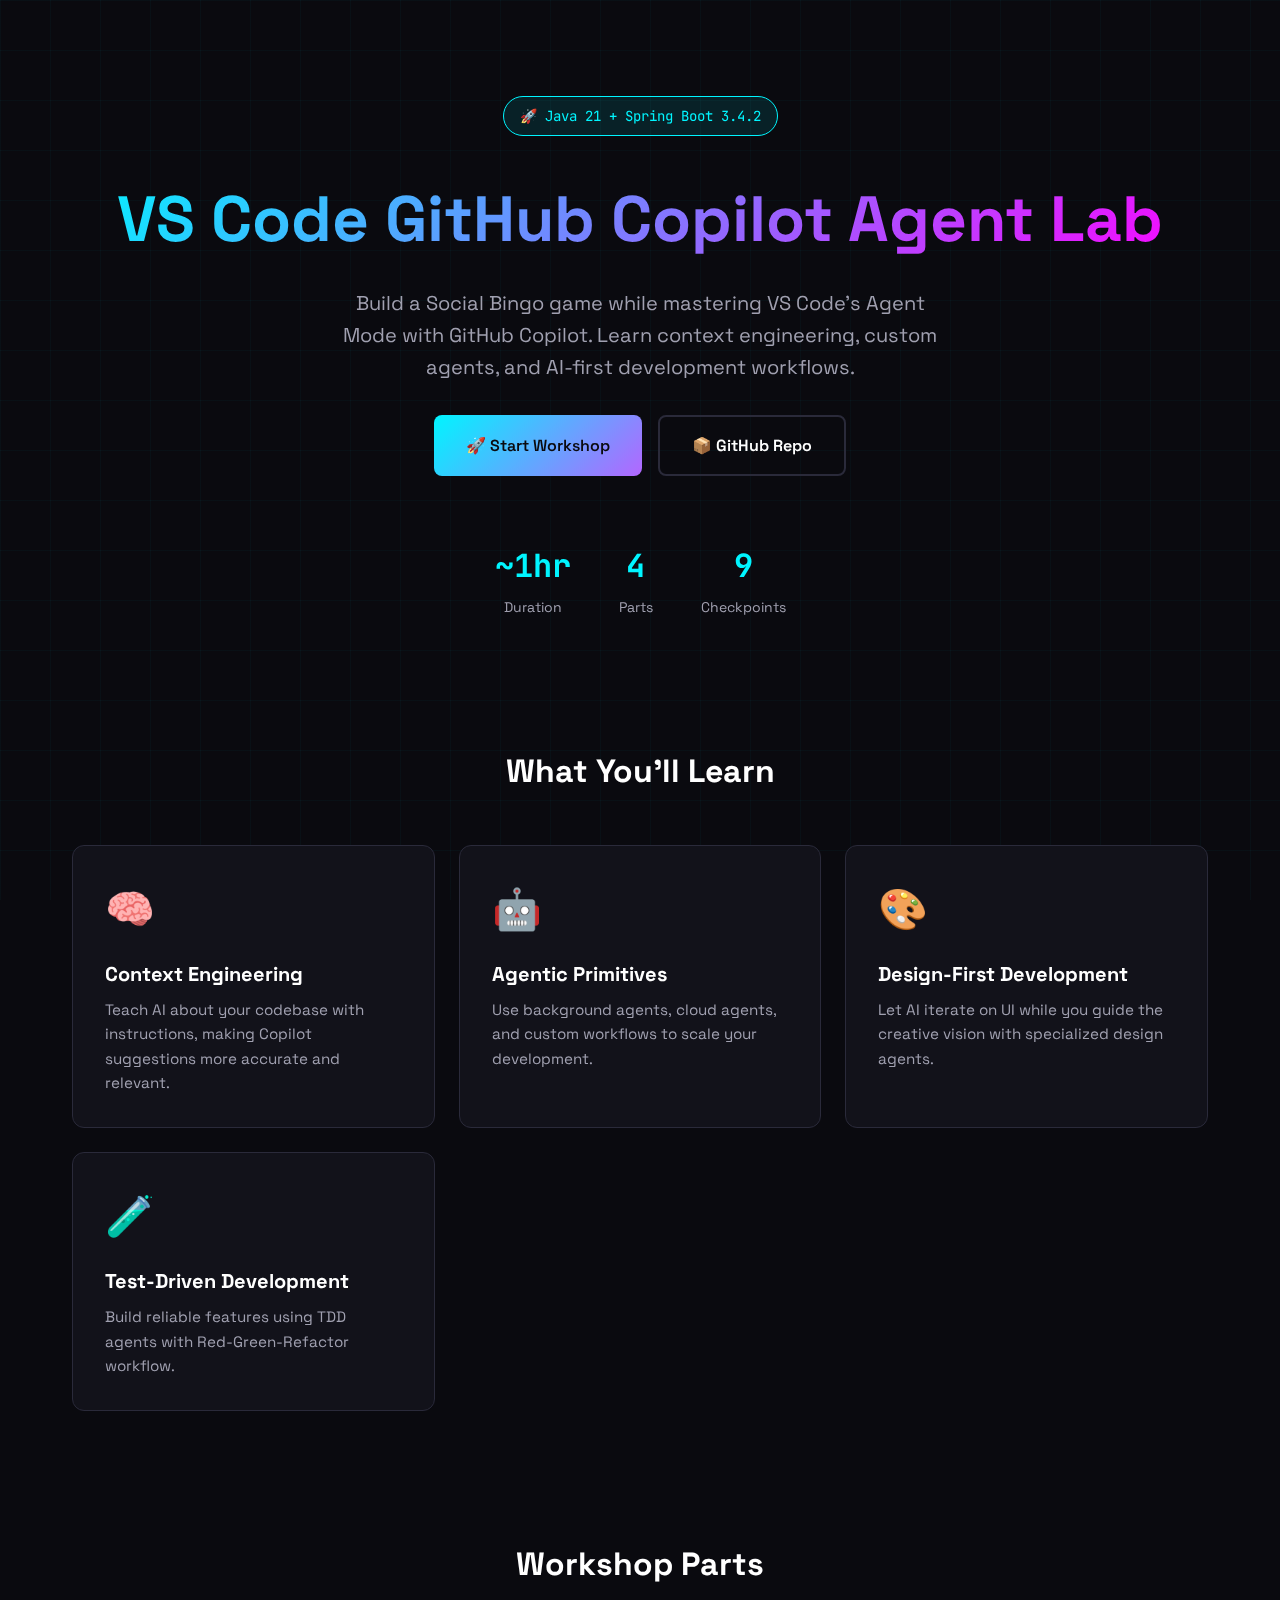
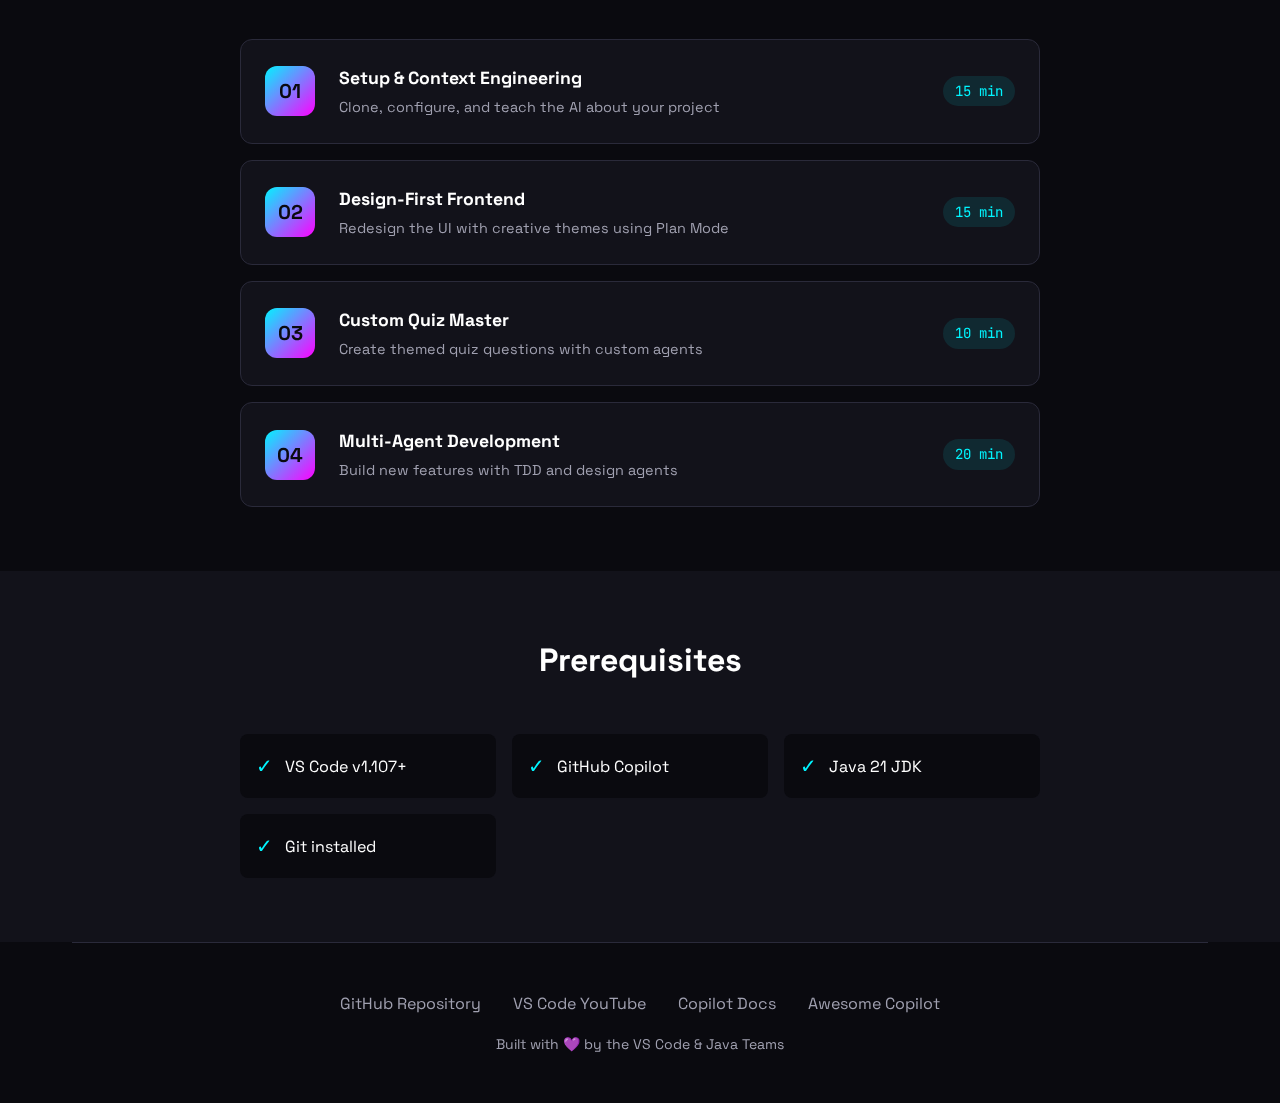
<file: docs/index.html>
<!DOCTYPE html>
<html lang="en">
<head>
    <meta charset="UTF-8">
    <meta name="viewport" content="width=device-width, initial-scale=1.0">
    <title>VS Code GitHub Copilot Agent Lab | Java Edition</title>
    <link rel="preconnect" href="https://fonts.googleapis.com">
    <link rel="preconnect" href="https://fonts.gstatic.com" crossorigin>
    <link href="https://fonts.googleapis.com/css2?family=JetBrains+Mono:wght@400;700&family=Space+Grotesk:wght@400;500;700&display=swap" rel="stylesheet">
    <style>
        :root {
            --bg-dark: #0a0a0f;
            --bg-card: #12121a;
            --neon-cyan: #00f5ff;
            --neon-magenta: #ff00ff;
            --neon-purple: #b366ff;
            --text-primary: #ffffff;
            --text-secondary: #a0a0b0;
            --border-color: #2a2a3a;
        }

        * {
            margin: 0;
            padding: 0;
            box-sizing: border-box;
        }

        body {
            font-family: 'Space Grotesk', sans-serif;
            background: var(--bg-dark);
            color: var(--text-primary);
            line-height: 1.6;
            min-height: 100vh;
        }

        /* Animated grid background */
        body::before {
            content: '';
            position: fixed;
            top: 0;
            left: 0;
            width: 100%;
            height: 100%;
            background: 
                linear-gradient(90deg, rgba(0,245,255,0.03) 1px, transparent 1px),
                linear-gradient(rgba(0,245,255,0.03) 1px, transparent 1px);
            background-size: 50px 50px;
            pointer-events: none;
            z-index: -1;
        }

        .container {
            max-width: 1200px;
            margin: 0 auto;
            padding: 0 2rem;
        }

        /* Hero Section */
        .hero {
            padding: 6rem 0 4rem;
            text-align: center;
            position: relative;
        }

        .hero-badge {
            display: inline-block;
            padding: 0.5rem 1rem;
            background: rgba(0,245,255,0.1);
            border: 1px solid var(--neon-cyan);
            border-radius: 50px;
            font-size: 0.875rem;
            color: var(--neon-cyan);
            margin-bottom: 2rem;
            font-family: 'JetBrains Mono', monospace;
        }

        .hero h1 {
            font-size: clamp(2.5rem, 6vw, 4rem);
            font-weight: 700;
            margin-bottom: 1rem;
            background: linear-gradient(135deg, var(--neon-cyan), var(--neon-magenta));
            -webkit-background-clip: text;
            -webkit-text-fill-color: transparent;
            background-clip: text;
        }

        .hero-subtitle {
            font-size: 1.25rem;
            color: var(--text-secondary);
            max-width: 600px;
            margin: 0 auto 2rem;
        }

        .hero-cta {
            display: flex;
            gap: 1rem;
            justify-content: center;
            flex-wrap: wrap;
        }

        .btn {
            display: inline-flex;
            align-items: center;
            gap: 0.5rem;
            padding: 1rem 2rem;
            border-radius: 8px;
            font-weight: 600;
            text-decoration: none;
            transition: all 0.3s ease;
            font-size: 1rem;
        }

        .btn-primary {
            background: linear-gradient(135deg, var(--neon-cyan), var(--neon-purple));
            color: var(--bg-dark);
        }

        .btn-primary:hover {
            transform: translateY(-2px);
            box-shadow: 0 10px 40px rgba(0,245,255,0.3);
        }

        .btn-secondary {
            background: transparent;
            border: 2px solid var(--border-color);
            color: var(--text-primary);
        }

        .btn-secondary:hover {
            border-color: var(--neon-cyan);
            color: var(--neon-cyan);
        }

        /* Stats */
        .stats {
            display: flex;
            justify-content: center;
            gap: 3rem;
            margin-top: 4rem;
            flex-wrap: wrap;
        }

        .stat {
            text-align: center;
        }

        .stat-value {
            font-size: 2rem;
            font-weight: 700;
            color: var(--neon-cyan);
            font-family: 'JetBrains Mono', monospace;
        }

        .stat-label {
            font-size: 0.875rem;
            color: var(--text-secondary);
            margin-top: 0.25rem;
        }

        /* Features Section */
        .features {
            padding: 4rem 0;
        }

        .section-title {
            font-size: 2rem;
            text-align: center;
            margin-bottom: 3rem;
        }

        .features-grid {
            display: grid;
            grid-template-columns: repeat(auto-fit, minmax(280px, 1fr));
            gap: 1.5rem;
        }

        .feature-card {
            background: var(--bg-card);
            border: 1px solid var(--border-color);
            border-radius: 12px;
            padding: 2rem;
            transition: all 0.3s ease;
        }

        .feature-card:hover {
            border-color: var(--neon-cyan);
            transform: translateY(-4px);
        }

        .feature-icon {
            font-size: 2.5rem;
            margin-bottom: 1rem;
        }

        .feature-card h3 {
            font-size: 1.25rem;
            margin-bottom: 0.5rem;
        }

        .feature-card p {
            color: var(--text-secondary);
            font-size: 0.95rem;
        }

        /* Workshop Parts */
        .workshop {
            padding: 4rem 0;
        }

        .parts-list {
            display: flex;
            flex-direction: column;
            gap: 1rem;
            max-width: 800px;
            margin: 0 auto;
        }

        .part-card {
            display: flex;
            align-items: center;
            gap: 1.5rem;
            background: var(--bg-card);
            border: 1px solid var(--border-color);
            border-radius: 12px;
            padding: 1.5rem;
            text-decoration: none;
            color: inherit;
            transition: all 0.3s ease;
        }

        .part-card:hover {
            border-color: var(--neon-magenta);
            background: rgba(255,0,255,0.05);
        }

        .part-number {
            width: 50px;
            height: 50px;
            display: flex;
            align-items: center;
            justify-content: center;
            background: linear-gradient(135deg, var(--neon-cyan), var(--neon-magenta));
            border-radius: 12px;
            font-weight: 700;
            font-size: 1.25rem;
            color: var(--bg-dark);
            flex-shrink: 0;
        }

        .part-content {
            flex: 1;
        }

        .part-content h3 {
            font-size: 1.1rem;
            margin-bottom: 0.25rem;
        }

        .part-content p {
            color: var(--text-secondary);
            font-size: 0.9rem;
        }

        .part-time {
            font-family: 'JetBrains Mono', monospace;
            font-size: 0.875rem;
            color: var(--neon-cyan);
            padding: 0.25rem 0.75rem;
            background: rgba(0,245,255,0.1);
            border-radius: 50px;
        }

        /* Prerequisites */
        .prereqs {
            padding: 4rem 0;
            background: var(--bg-card);
        }

        .prereqs-grid {
            display: grid;
            grid-template-columns: repeat(auto-fit, minmax(200px, 1fr));
            gap: 1rem;
            max-width: 800px;
            margin: 0 auto;
        }

        .prereq-item {
            display: flex;
            align-items: center;
            gap: 0.75rem;
            padding: 1rem;
            background: var(--bg-dark);
            border-radius: 8px;
        }

        .prereq-check {
            color: var(--neon-cyan);
            font-size: 1.25rem;
        }

        /* Footer */
        footer {
            padding: 3rem 0;
            text-align: center;
            border-top: 1px solid var(--border-color);
        }

        .footer-links {
            display: flex;
            justify-content: center;
            gap: 2rem;
            margin-bottom: 1rem;
            flex-wrap: wrap;
        }

        .footer-links a {
            color: var(--text-secondary);
            text-decoration: none;
            transition: color 0.3s ease;
        }

        .footer-links a:hover {
            color: var(--neon-cyan);
        }

        .footer-credit {
            color: var(--text-secondary);
            font-size: 0.875rem;
        }

        /* Responsive */
        @media (max-width: 768px) {
            .hero {
                padding: 4rem 0 3rem;
            }

            .stats {
                gap: 2rem;
            }

            .part-card {
                flex-direction: column;
                text-align: center;
            }

            .part-time {
                margin-top: 0.5rem;
            }
        }
    </style>
</head>
<body>
    <div class="container">
        <!-- Hero -->
        <section class="hero">
            <span class="hero-badge">🚀 Java 21 + Spring Boot 3.4.2</span>
            <h1>VS Code GitHub Copilot Agent Lab</h1>
            <p class="hero-subtitle">
                Build a Social Bingo game while mastering VS Code's Agent Mode with GitHub Copilot. 
                Learn context engineering, custom agents, and AI-first development workflows.
            </p>
            <div class="hero-cta">
                <a href="step.html?step=00-overview" class="btn btn-primary">
                    🚀 Start Workshop
                </a>
                <a href="https://github.com/brunoborges/vscode-github-copilot-agent-lab" class="btn btn-secondary">
                    📦 GitHub Repo
                </a>
            </div>
            <div class="stats">
                <div class="stat">
                    <div class="stat-value">~1hr</div>
                    <div class="stat-label">Duration</div>
                </div>
                <div class="stat">
                    <div class="stat-value">4</div>
                    <div class="stat-label">Parts</div>
                </div>
                <div class="stat">
                    <div class="stat-value">9</div>
                    <div class="stat-label">Checkpoints</div>
                </div>
            </div>
        </section>

        <!-- Features -->
        <section class="features">
            <h2 class="section-title">What You'll Learn</h2>
            <div class="features-grid">
                <div class="feature-card">
                    <div class="feature-icon">🧠</div>
                    <h3>Context Engineering</h3>
                    <p>Teach AI about your codebase with instructions, making Copilot suggestions more accurate and relevant.</p>
                </div>
                <div class="feature-card">
                    <div class="feature-icon">🤖</div>
                    <h3>Agentic Primitives</h3>
                    <p>Use background agents, cloud agents, and custom workflows to scale your development.</p>
                </div>
                <div class="feature-card">
                    <div class="feature-icon">🎨</div>
                    <h3>Design-First Development</h3>
                    <p>Let AI iterate on UI while you guide the creative vision with specialized design agents.</p>
                </div>
                <div class="feature-card">
                    <div class="feature-icon">🧪</div>
                    <h3>Test-Driven Development</h3>
                    <p>Build reliable features using TDD agents with Red-Green-Refactor workflow.</p>
                </div>
            </div>
        </section>

        <!-- Workshop Parts -->
        <section class="workshop">
            <h2 class="section-title">Workshop Parts</h2>
            <div class="parts-list">
                <a href="step.html?step=01-setup" class="part-card">
                    <div class="part-number">01</div>
                    <div class="part-content">
                        <h3>Setup & Context Engineering</h3>
                        <p>Clone, configure, and teach the AI about your project</p>
                    </div>
                    <span class="part-time">15 min</span>
                </a>
                <a href="step.html?step=02-design" class="part-card">
                    <div class="part-number">02</div>
                    <div class="part-content">
                        <h3>Design-First Frontend</h3>
                        <p>Redesign the UI with creative themes using Plan Mode</p>
                    </div>
                    <span class="part-time">15 min</span>
                </a>
                <a href="step.html?step=03-quiz-master" class="part-card">
                    <div class="part-number">03</div>
                    <div class="part-content">
                        <h3>Custom Quiz Master</h3>
                        <p>Create themed quiz questions with custom agents</p>
                    </div>
                    <span class="part-time">10 min</span>
                </a>
                <a href="step.html?step=04-multi-agent" class="part-card">
                    <div class="part-number">04</div>
                    <div class="part-content">
                        <h3>Multi-Agent Development</h3>
                        <p>Build new features with TDD and design agents</p>
                    </div>
                    <span class="part-time">20 min</span>
                </a>
            </div>
        </section>
    </div>

    <!-- Prerequisites -->
    <section class="prereqs">
        <div class="container">
            <h2 class="section-title">Prerequisites</h2>
            <div class="prereqs-grid">
                <div class="prereq-item">
                    <span class="prereq-check">✓</span>
                    <span>VS Code v1.107+</span>
                </div>
                <div class="prereq-item">
                    <span class="prereq-check">✓</span>
                    <span>GitHub Copilot</span>
                </div>
                <div class="prereq-item">
                    <span class="prereq-check">✓</span>
                    <span>Java 21 JDK</span>
                </div>
                <div class="prereq-item">
                    <span class="prereq-check">✓</span>
                    <span>Git installed</span>
                </div>
            </div>
        </div>
    </section>

    <div class="container">
        <!-- Footer -->
        <footer>
            <div class="footer-links">
                <a href="https://github.com/brunoborges/vscode-github-copilot-agent-lab">GitHub Repository</a>
                <a href="https://www.youtube.com/code">VS Code YouTube</a>
                <a href="https://code.visualstudio.com/docs/copilot/overview">Copilot Docs</a>
                <a href="https://github.com/github/awesome-copilot">Awesome Copilot</a>
            </div>
            <p class="footer-credit">
                Built with 💜 by the VS Code & Java Teams
            </p>
        </footer>
    </div>
</body>
</html>
</file>
